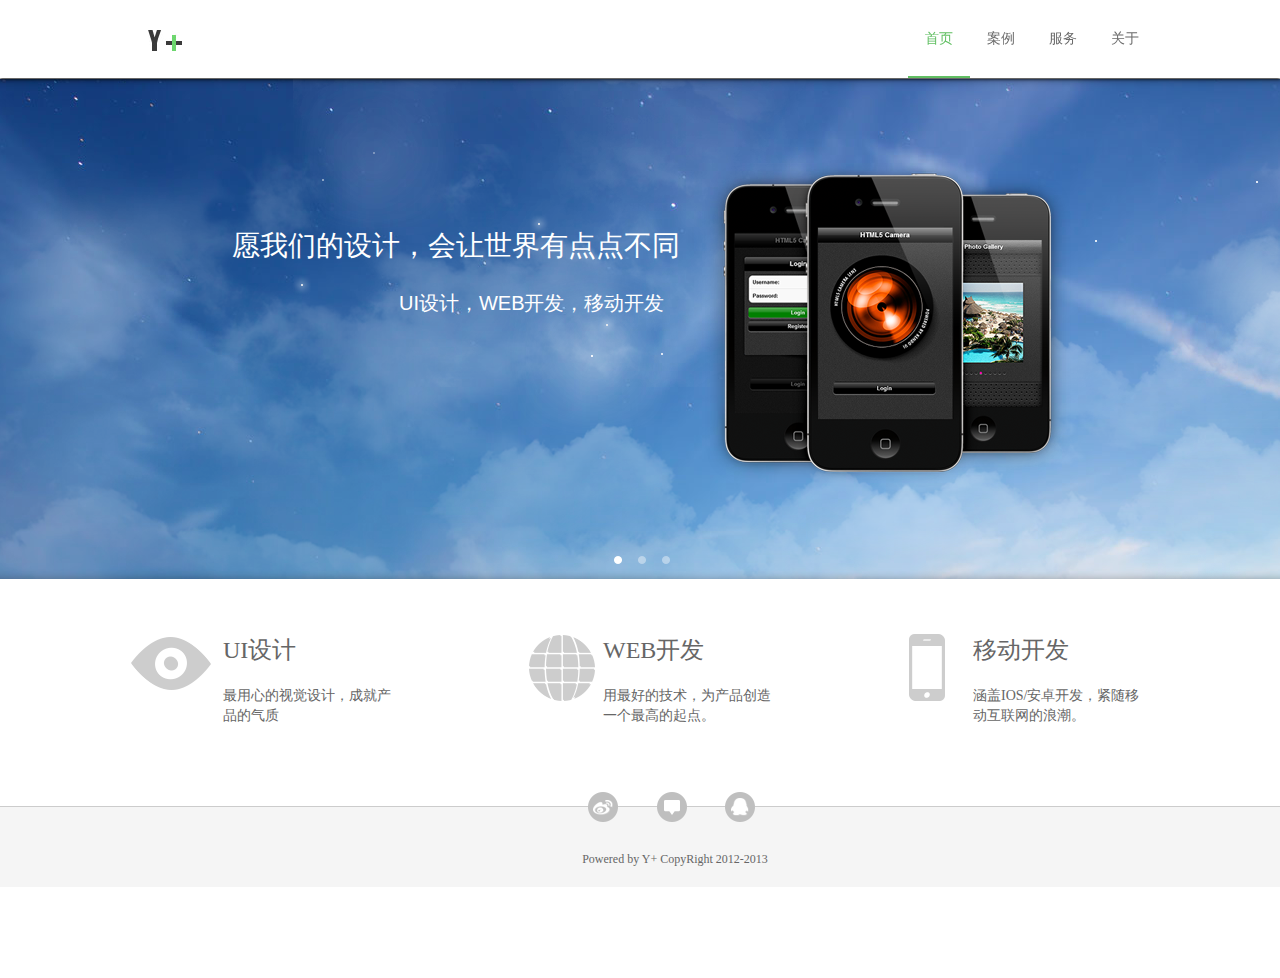
<file: index.html>
<!DOCTYPE html>
<html xmlns="http://www.w3.org/1999/xhtml">
	<head>
		<meta http-equiv="Content-Type" content="text/html; charset=utf-8" />
		<title>Y+工作室</title>
		<link href="./css/common.css?tvJ" type="text/css" rel="stylesheet">
		<link href="./css/main.css?tvJ" type="text/css" rel="stylesheet">
		<link href="css/slider.css" rel="stylesheet" type="text/css" />
		<!--[if lt IE 9]><script src="js/html5.js"></script><![endif]-->
		<script type='text/javascript' src='js/jquery-1.7.2.min.js'></script>
		<script type='text/javascript' src='js/common.js'></script>
		<script type='text/javascript' src='js/slider.js'></script>
	</head>
	<body>
		<div id="menu">
			<div class="head fix">
				<div class="left">
					<image class="logo" src="./images/logo.jpg" />
				</div>
				<div class="right fix">
					<div id="nav" class="nav">
						<ul>
							<li><a class="lava" href="#"></a></li>
							<li><a class="active"  href="index.html">首页</a></li>
							<li><a href="example.html">案例</a></li>
							<li><a href="service.html">服务</a></li>
							<li><a href="aboutus.html">关于</a></li>
						</ul>
					</div>
				</div>
			</div>
		</div>
		
			<header>
				<div class="header-content home">
					<div class="parallax-bg" id="slider-wrap">
					<div class="slider parallax-bg" id="slider"> <div class="slider-sections sandbox"> 
					<section class="first"> <img alt="Kendo UI" src="images/home-banner-1.png"/> <div class="text">
					<h2>
					愿我们的设计，会让世界有点点不同 </h2> 
					<p class="copy">UI设计，WEB开发，移动开发</p> 
					</div> 
					</section>
					
					<section> <img src="images/dataviz-home-image-q2.png" alt="Kendo UI" /> <div class="text"> <h2>企业网站管理系统</h2> <p class="copy">单页面、单页面索引、新闻、产品展示、下载、友情链接、网上商城。</p> 
					</div> </section>
					<section> <img src="images/home_banner_web-q2.png" alt="Kendo UI" /> <div class="text"> <h2>智能移动网站管理系统</h2> <p class="copy">基于jquery.Mobile、HTML5技术框架。</p> 
					</div> </section></div> </div> <a class="slider-prev" href="javascript: void(0)">?</a> <a class="slider-next" href="javascript: void(0)">?</a>
					
					</div>
				</div>
			</header>
		<div id="content">
			<div id="intro" class="fix">
				<dl class="list">
					<dt>UI设计</dt>
					<dd>最用心的视觉设计，成就产品的气质</dd>
				</dl>
				<dl class="list list_pos1">
					<dt>WEB开发</dt>
					<dd>用最好的技术，为产品创造一个最高的起点。</dd>
				</dl>
				<dl class="list list_pos2">
					<dt>移动开发</dt>
					<dd>涵盖IOS/安卓开发，紧随移动互联网的浪潮。</dd>
				</dl>
			</div>
		</div>
		<div id="footer">
			<div class="fwarp">
				<div class="fix socials">
					<a class="fotfirst">
					weibo
					</a>
					<a class="fotse">
					weibo
					</a>
					<a class="fotth">
					weibo
					</a>
				<!--
					<div>
						<dl class="flist">
							<dt>联系方式：</dt>
							<dd>邮箱：s56789678@163.com</dd>
							<dd style="text-indent:6px;">QQ：12121313123123</dd>
							<dd>电话：025-52105771</dd>
						</dl>
						<dl class="flist">
							<dt>关注我们：</dt>
							<dd>微博：allinlongway</dd>
							<dd>官网：www.yaddd.com</dd>
						</dl>
					</div>
					<div>
						<span class="inline">在线需求</span>
						<span class="consult">在线QQ咨询</span>
					</div>
					-->
				</div>
			</div>
			<h3>Powered by Y+ CopyRight 2012-2013</h3>
		</div>
	</body>
</html>
</file>
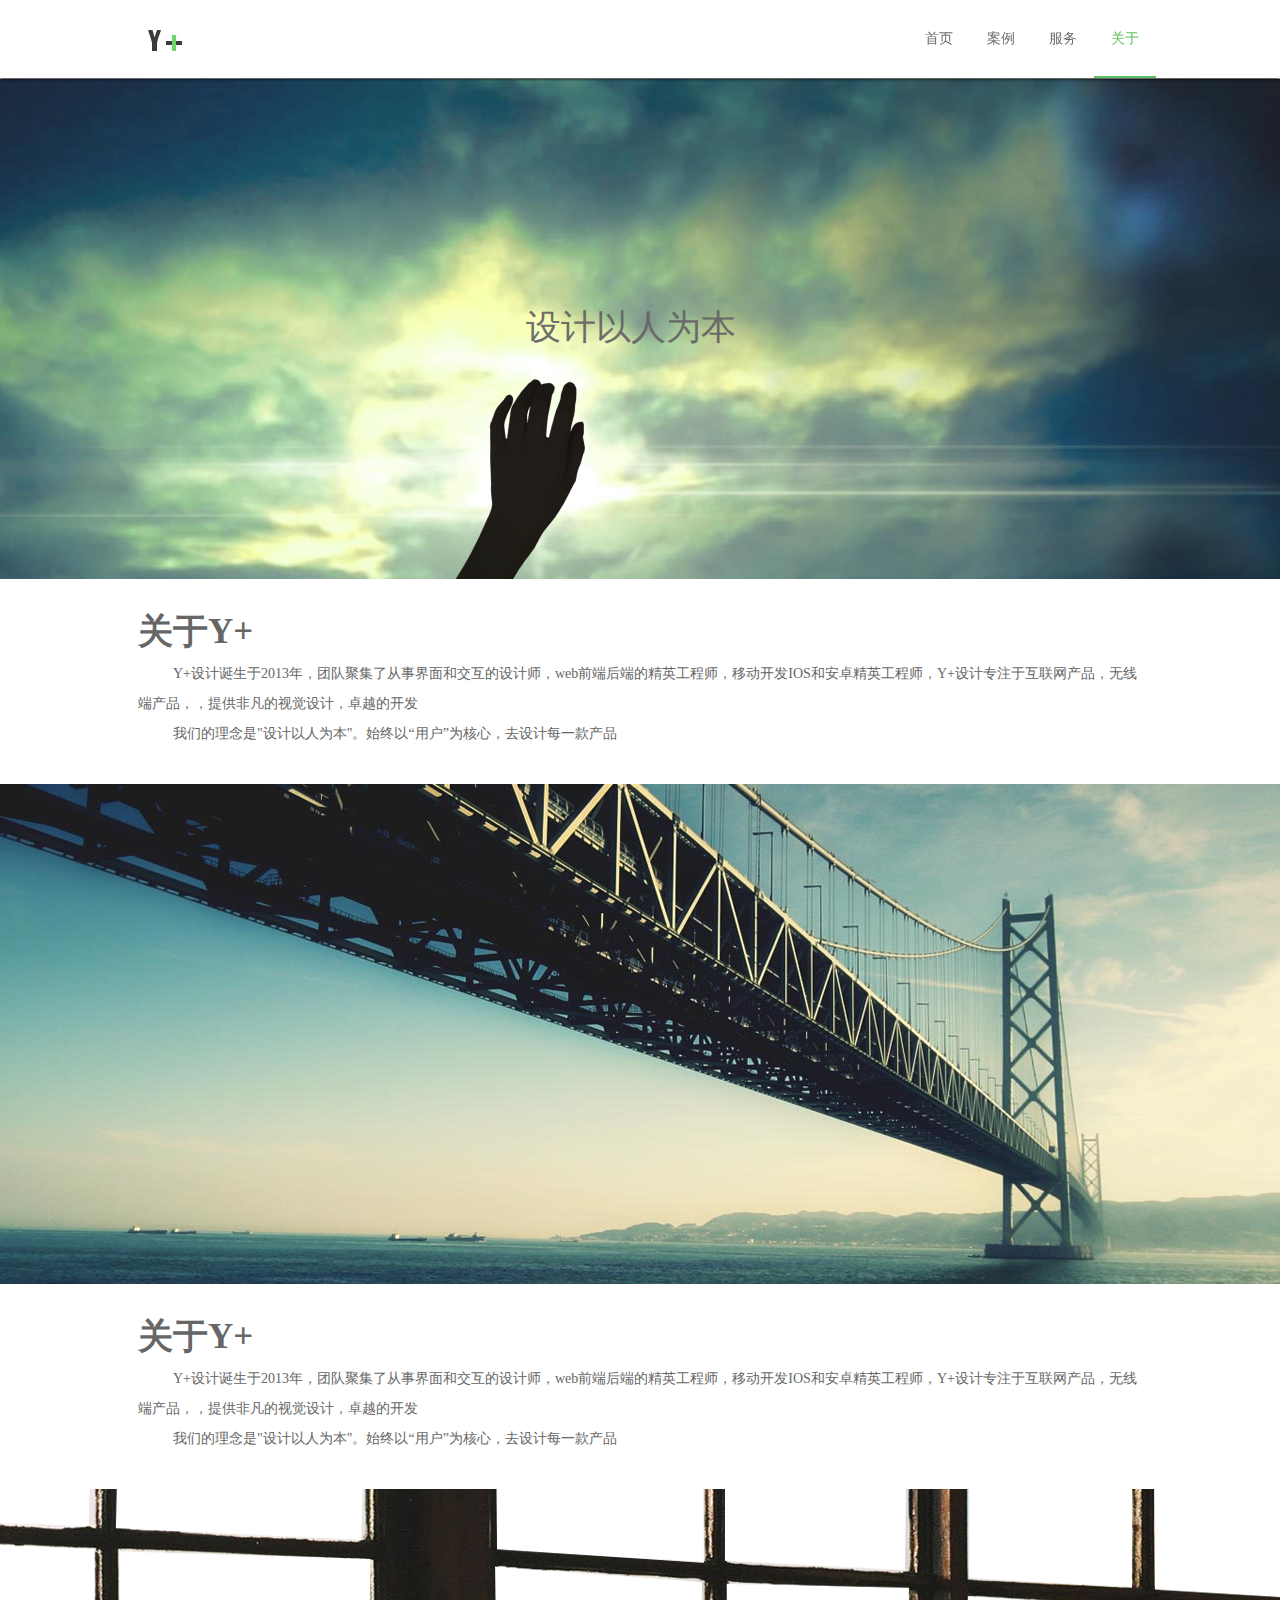
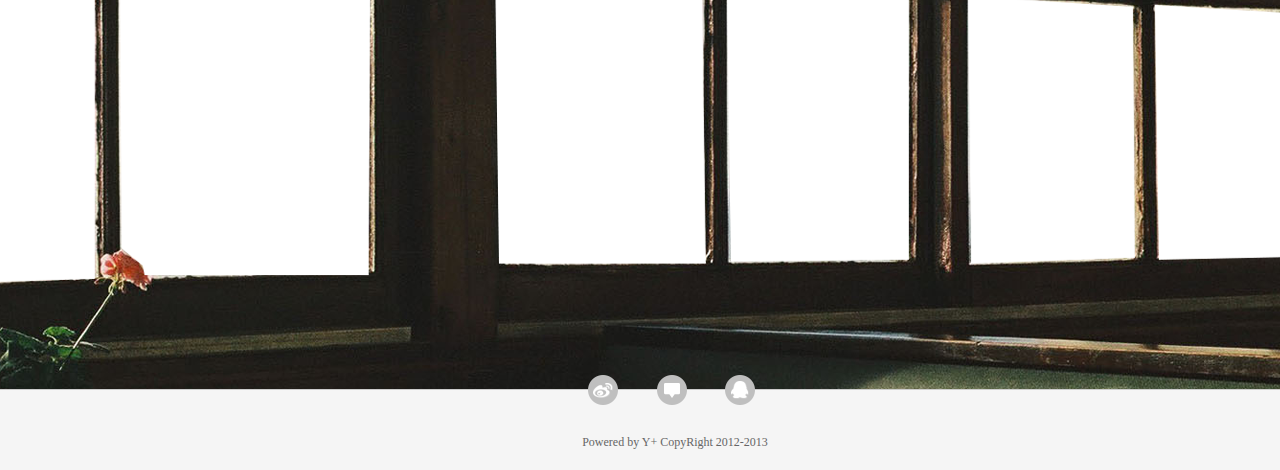
<file: aboutus.html>
<!DOCTYPE html>
<html xmlns="http://www.w3.org/1999/xhtml">
<head>
	<meta http-equiv="Content-Type" content="text/html; charset=UTF-8">
	<title> 关于 </title>
	<link href="./css/common.css?tvJ" type="text/css" rel="stylesheet">
	<link href="./css/main.css?tvJ" type="text/css" rel="stylesheet">
	<script type="text/javascript" src="js/jquery-1.7.2.min.js"></script>
	<script type='text/javascript' src='js/common.js'></script>
	<script type="text/javascript" src="js/jquery.parallax-1.1.3.js?r=ve"></script>
	<script type="text/javascript" src="js/jquery.localscroll-1.2.7-min.js"></script>
	<script type="text/javascript" src="js/jquery.scrollTo-1.4.2-min.js"></script>
	<script type="text/javascript">
		$(document).ready(function(){
			$('#f1').parallax("50%", 2);
			$('#second').parallax("50%", 0.5);
			$('#third').parallax("50%",0.5);
			var se = $('#second');
			var w = 150;
			$('.bg').stop(true,true).animate({top:'0',opacity:1},1000);
		})
</script>
	<style type="text/css">
		#f1{
			position:relative;
			background:url(images/aboutbg1.jpg) 50% 0 no-repeat fixed ;
			color: white;
			height: 500px;
			margin: 0px auto 0 auto;
			overflow:hidden;
			}
		#second,#third
		{
			background: url(images/aboutbg2.jpg) 50% 0 no-repeat fixed;
			color: white;
			height: 500px;
			margin: 0 auto;
			overflow: hidden;
			padding: 0;
			position:relative;
		}
		#third{
			background: url(images/window_bg.jpg) 50% 0 no-repeat fixed;
		}
		#third .window
		{
			background: url(images/window.png) 50% top no-repeat;
			height: 500px;
			padding: 0;
			position: relative;
		}
		#f1 .bg{
			background: url(images/trainers.png) 0% bottom no-repeat;
			height: 500px;
			padding: 0;
			position: relative;
			width: 900px;
			z-index: 200;
			top:250px;
			left:35%;
			opacity:0;
		}
		.dword
		{
			position:absolute;
			top:45%;
			left:0;
			width:100%;
			opacity:0;
			text-align:right;
			font-size:35px;
			color:#666666;
			font-weight:normal;
		}
		.sword{
			position:absolute;
			top:50%;
			left:0;
			width:100%;
			opacity:0;
			text-align:right;
			font-size:35px;
			font-weight:normal;
		}
		.blockword{
			position:absolute;
			height:145px;
			width:150px;
			background:url(images/blockword.png) 0 -5px no-repeat;
			opacity:0;
			
		}
		.yp{left:45%;}
		.shijue
		{	
			left:0px;
			top:180px;
			background:url(images/blockword.png) 3px -156px no-repeat;
		}
		.jiaohu
		{
			top:180px;
			right:0px;
			background:url(images/blockword.png) -3px -303px no-repeat;
		}
		.sheji
		{
			bottom:0px;
			left:45%;
			background:url(images/blockword.png) 0 -450px no-repeat;
		}
		#yintro{
			width:1004px;
			margin:0 auto 0 auto;
			padding:35px 0 35px 0;
			
		}
		#yintro h3{
			font-size:35px;
			line-height:35px;
			padding-bottom:10px;
		}
		#yintro p{
			line-height:30px;
			text-indent:35px;
		}
	</style>
 </head>

 <body>
	<div id="menu">
		<div class="head fix">
			<div class="left">
				<image class="logo" src="./images/logo.jpg" />
			</div>
			<div class="right fix">
				<div id="nav" class="nav">
					<ul>
						<li><a class="lava" href="#"></a></li>
						<li><a href="index.html">首页</a></li>
						<li><a href="example.html">案例</a></li>
						<li><a href="service.html">服务</a></li>
						<li><a class="active" href="aboutus.html">关于</a></li>
					</ul>
				</div>
			</div>
		</div>
	</div>
	<div style="height:79px"></div>
	<div id="f1">
		<div class="bg"></div>
		<div class="dword">设计以人为本</div>
	</div> <!--#intro-->
	<div id="yintro">
		<h3>关于Y+</h3>
		<p>Y+设计诞生于2013年，团队聚集了从事界面和交互的设计师，web前端后端的精英工程师，移动开发IOS和安卓精英工程师，Y+设计专注于互联网产品，无线端产品，，提供非凡的视觉设计，卓越的开发</p>
		<p>我们的理念是"设计以人为本"。始终以“用户”为核心，去设计每一款产品</p>
	</div>
	<div id="second">
		<div class='blockword yp'></div>
		<div class='blockword shijue'></div>
		<div class='blockword jiaohu'></div>
		<div class='blockword sheji'></div>
	</div> <!--#second-->
	<div id="yintro">
		<h3>关于Y+</h3>
		<p>Y+设计诞生于2013年，团队聚集了从事界面和交互的设计师，web前端后端的精英工程师，移动开发IOS和安卓精英工程师，Y+设计专注于互联网产品，无线端产品，，提供非凡的视觉设计，卓越的开发</p>
		<p>我们的理念是"设计以人为本"。始终以“用户”为核心，去设计每一款产品</p>
	</div>
	<div id="third">
		<div class="window"></div>
		<div class="sword">愿我们的设计，会让世界有点点不同</div>
	</div> <!--#third-->
	<div id="footer">
			<div class="fwarp">
				<div class="fix socials">
					<a class="fotfirst">
					weibo
					</a>
					<a class="fotse">
					weibo
					</a>
					<a class="fotth">
					weibo
					</a>
				<!--
					<div>
						<dl class="flist">
							<dt>联系方式：</dt>
							<dd>邮箱：s56789678@163.com</dd>
							<dd style="text-indent:6px;">QQ：12121313123123</dd>
							<dd>电话：025-52105771</dd>
						</dl>
						<dl class="flist">
							<dt>关注我们：</dt>
							<dd>微博：allinlongway</dd>
							<dd>官网：www.yaddd.com</dd>
						</dl>
					</div>
					<div>
						<span class="inline">在线需求</span>
						<span class="consult">在线QQ咨询</span>
					</div>
					-->
				</div>
			</div>
			<h3>Powered by Y+ CopyRight 2012-2013</h3>
		</div>
 </body>
</html>
</file>
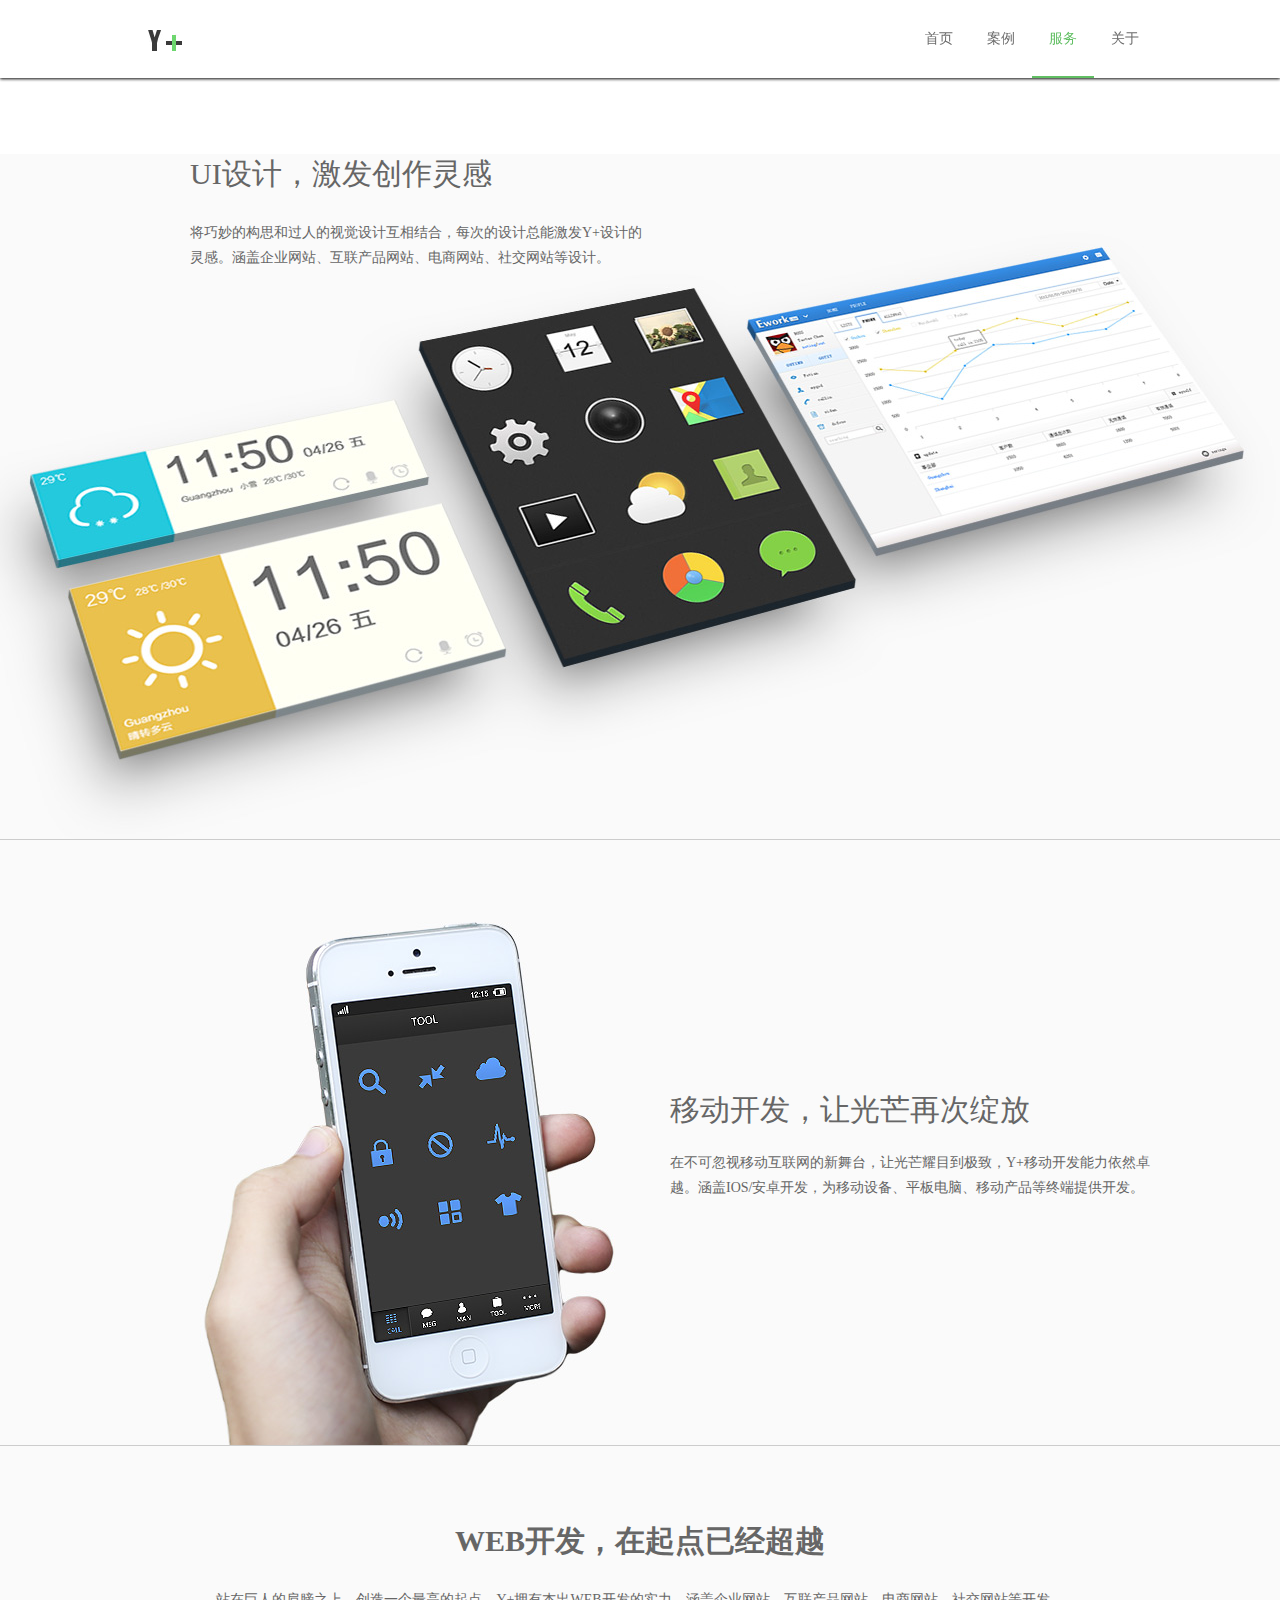
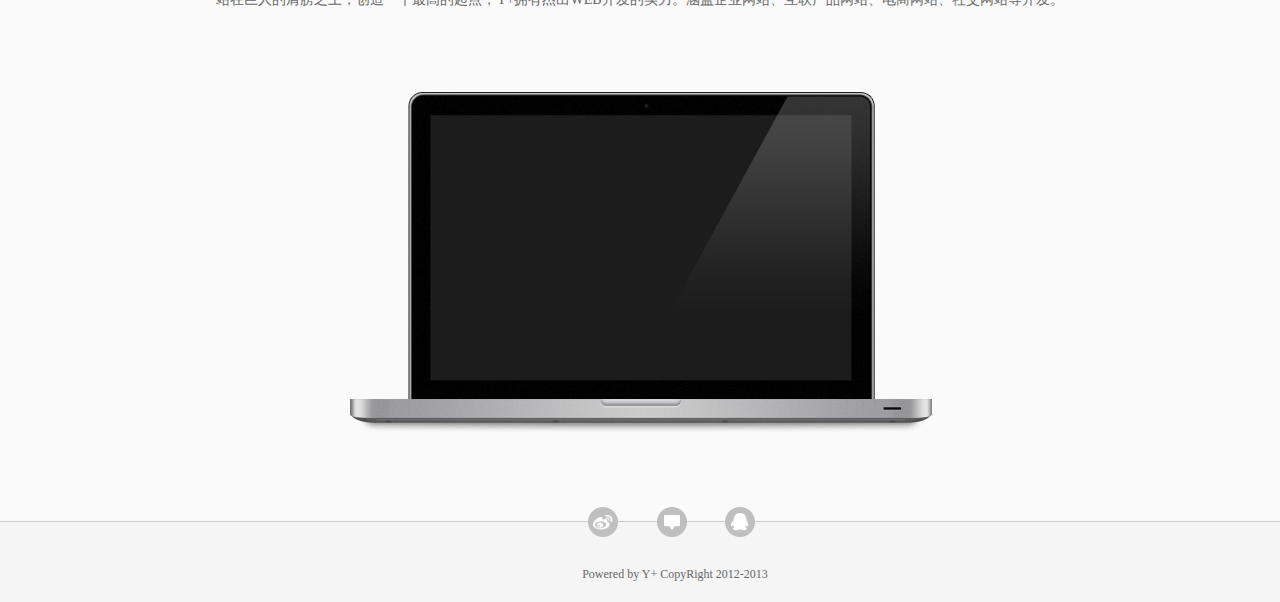
<file: contact.html>
<!DOCTYPE html>
<html xmlns="http://www.w3.org/1999/xhtml">
<head>
	<meta http-equiv="Content-Type" content="text/html; charset=UTF-8">
	<title> 服务 </title>
	<link href="./css/common.css?tvJ" type="text/css" rel="stylesheet">
	<link href="./css/main.css?tvJ" type="text/css" rel="stylesheet">
	<script type="text/javascript" src="js/jquery-1.7.2.min.js"></script>
	<script type='text/javascript' src='js/common.js'></script>
	
</head>
<body>
		<div id="menu">
			<div class="head fix">
				<div class="left">
					<image class="logo" src="./images/logo.jpg" />
				</div>
				<div class="right fix">
					<div id="nav" class="nav">
						<ul>
							<li><a class="lava" href="#"></a></li>
							<li><a href="index.html">首页</a></li>
							<li><a href="example.html"">案例</a></li>
							<li><a class="active" href="service.html">服务</a></li>
							<li><a href="aboutus.html">关于</a></li>
						</ul>
					</div>
				</div>
			</div>
		</div>
		<div style="height:79px"></div>
		<div class='se_bg'>
			<div class="se_pannel1">
				<div>
					<h3>UI设计，激发创作灵感</h3>
					<p>将巧妙的构思和过人的视觉设计互相结合，每次的设计总能激发Y+设计的灵感。涵盖企业网站、互联产品网站、电商网站、社交网站等设计。</p>
				</div>
			</div>
			<div class="se_pannel2">
				<div>
					<h3>移动开发，让光芒再次绽放</h3>
					<p>在不可忽视移动互联网的新舞台，让光芒耀目到极致，Y+移动开发能力依然卓越。涵盖IOS/安卓开发，为移动设备、平板电脑、移动产品等终端提供开发。</p>
				</div>
			</div>
			<div class="se_pannel3">
				<div>
					<h3>WEB开发，在起点已经超越</h3>
					<p>站在巨人的肩膀之上，创造一个最高的起点，Y+拥有杰出WEB开发的实力。涵盖企业网站、互联产品网站、电商网站、社交网站等开发。</p>
				</div>
			</div>
			<div class="fix"></div>
		</div>
		<div id="footer">
			<div class="fwarp">
				<div class="fix socials">
					<a class="fotfirst">
					weibo
					</a>
					<a class="fotse">
					weibo
					</a>
					<a class="fotth">
					weibo
					</a>
				</div>
			</div>
			<h3>Powered by Y+ CopyRight 2012-2013</h3>
		</div>
</body>
</html>
</file>
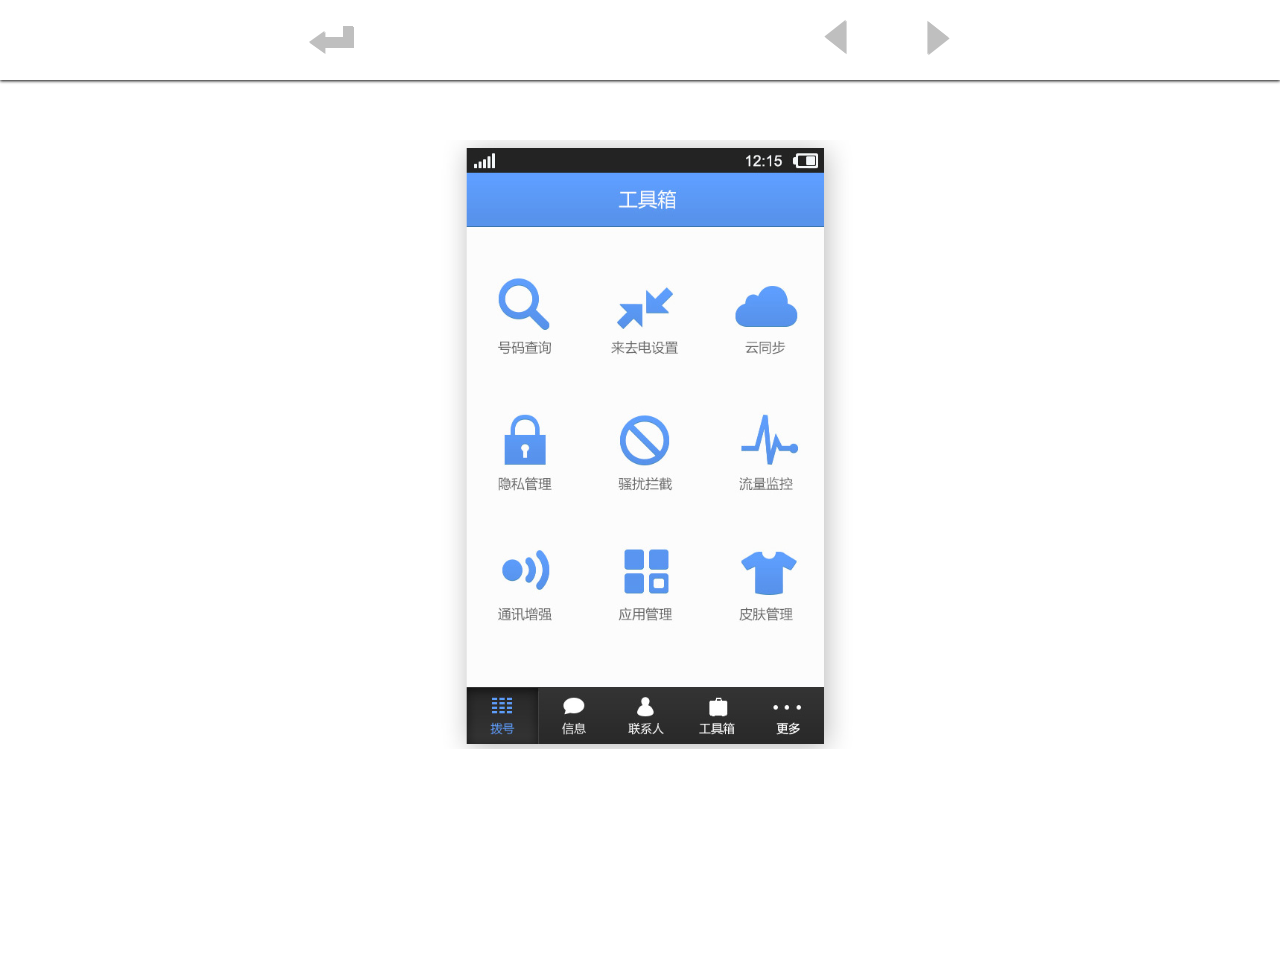
<file: detail.html>
<!DOCTYPE html>
<html xmlns="http://www.w3.org/1999/xhtml">
<head>
	<meta http-equiv="Content-Type" content="text/html; charset=UTF-8">
	<title> 详情</title>
	<link href="./css/common.css?tvJ" type="text/css" rel="stylesheet">
	<link href="./css/main.css?tvJ" type="text/css" rel="stylesheet">
	<script type="text/javascript" src="js/jquery-1.7.2.min.js"></script>
	<script type="text/javascript">
		$('document').ready(function(){
			var n = $('.ar_next');
			var p = $('.ar_pre');
			var h = $('.placeHolder img');
			n.click(function(){
				h.attr('src', 'images/ser2.jpg').hide().fadeIn(1000);
				return false;
			});
			p.click(function(){
				h.attr('src' , 'images/p1.png').hide().fadeIn(1000);
				return false;
			});
		});
	</script>
</head>
<body>
	<div class="im_nav fix">
		<div class="im_wrap">
			<div class="back">
				<span><a href="example.html">返回</a></span>
			</div>
			<div class="arrow">
				<span><a class="ar_pre" href="xx">上一张</a></span>
				<span><a class="ar_next" href="images/ser2.jpg">下一张</a></span>
			</div>
		</div>
	</div>
	<div class="placeHolder">
		<img src='images/p1.png' />
	</div>
</body>
</html>
</file>
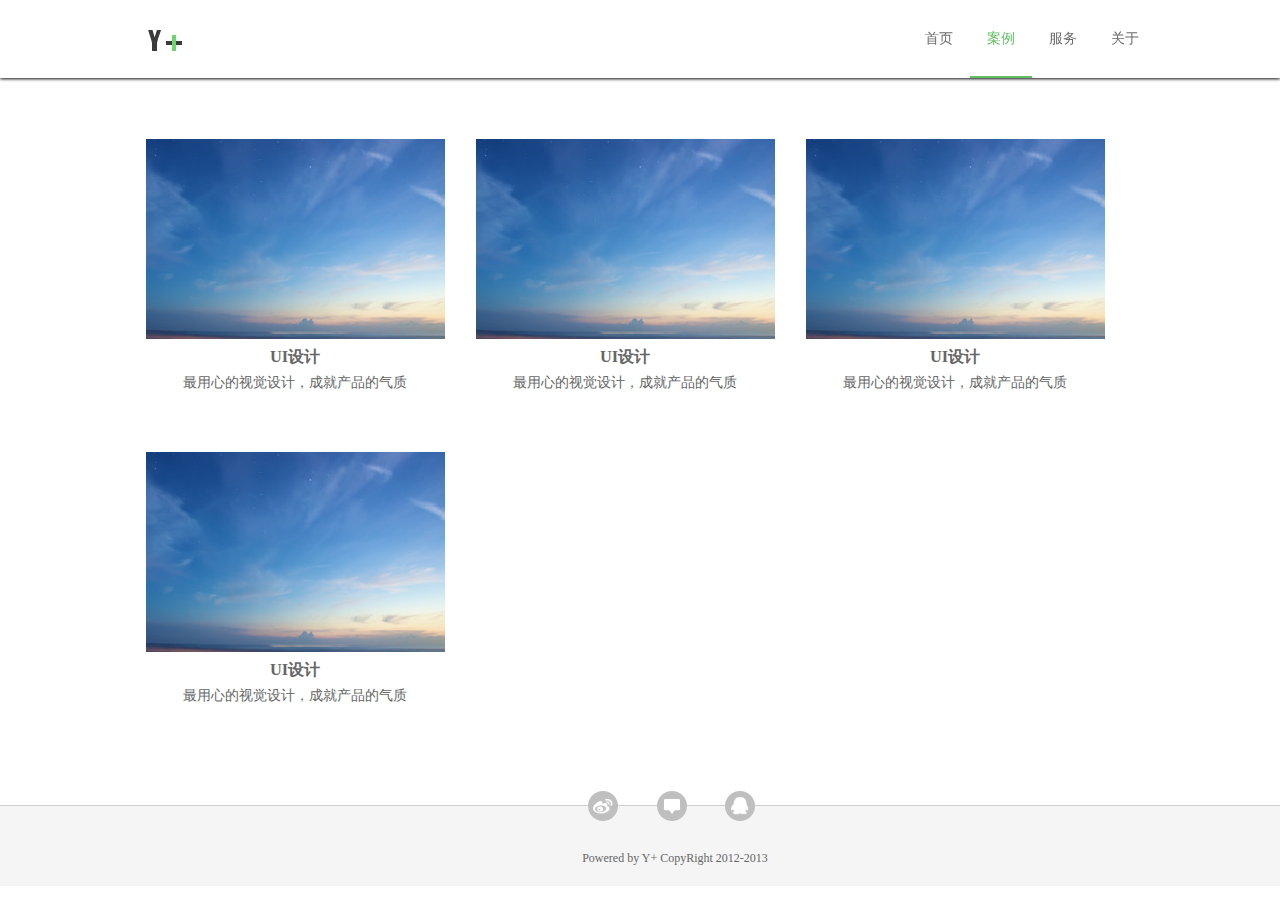
<file: example.html>
<!DOCTYPE html>
<html xmlns="http://www.w3.org/1999/xhtml">
<head>
	<meta http-equiv="Content-Type" content="text/html; charset=UTF-8">
	<title> 案列</title>
	<link href="./css/common.css?tvJ" type="text/css" rel="stylesheet">
	<link href="./css/main.css?tvJ" type="text/css" rel="stylesheet">
	<script type="text/javascript" src="js/jquery-1.7.2.min.js"></script>
	<script type='text/javascript' src='js/common.js'></script>
</head>
	<body>
	<div id="menu">
		<div class="head fix">
			<div class="left">
				<image class="logo" src="./images/logo.jpg" />
			</div>
			<div class="right fix">
				<div id="nav" class="nav">
					<ul>
						<li><a class="lava" href="#"></a></li>
						<li><a href="index.html">首页</a></li>
						<li><a class="active" href="example.html">案例</a></li>
						<li><a href="service.html">服务</a></li>
						<li><a href="aboutus.html">关于</a></li>
					</ul>
				</div>
			</div>
		</div>
	</div>
	<div style="height:79px"></div>
	<div class="content">
		<div class="ex_wrap">
			<ul>
				<li>
					<a href="#">
						<img src="images/ex.png"  />
					</a>
					<h3>UI设计</h3>
					<p>最用心的视觉设计，成就产品的气质</p>
				</li>
				<li>
					<a href="#">
						<img src="images/ex.png"  />
					</a>
					<h3>UI设计</h3>
					<p>最用心的视觉设计，成就产品的气质</p>
				</li>
				<li>
					<a href="#">
						<img src="images/ex.png"  />
					</a>
					<h3>UI设计</h3>
					<p>最用心的视觉设计，成就产品的气质</p>
				</li>
				<li>
					<a href="#">
						<img src="images/ex.png"  />
					</a>
					<h3>UI设计</h3>
					<p>最用心的视觉设计，成就产品的气质</p>
				</li>
			</ul>
			<div class="fix"></div>
		</div>
	</div>
	<div id="footer">
			<div class="fwarp">
				<div class="fix socials">
					<a class="fotfirst">
					weibo
					</a>
					<a class="fotse">
					weibo
					</a>
					<a class="fotth">
					weibo
					</a>
				<!--
					<div>
						<dl class="flist">
							<dt>联系方式：</dt>
							<dd>邮箱：s56789678@163.com</dd>
							<dd style="text-indent:6px;">QQ：12121313123123</dd>
							<dd>电话：025-52105771</dd>
						</dl>
						<dl class="flist">
							<dt>关注我们：</dt>
							<dd>微博：allinlongway</dd>
							<dd>官网：www.yaddd.com</dd>
						</dl>
					</div>
					<div>
						<span class="inline">在线需求</span>
						<span class="consult">在线QQ咨询</span>
					</div>
					-->
				</div>
			</div>
			<h3>Powered by Y+ CopyRight 2012-2013</h3>
		</div>
</body>
</file>
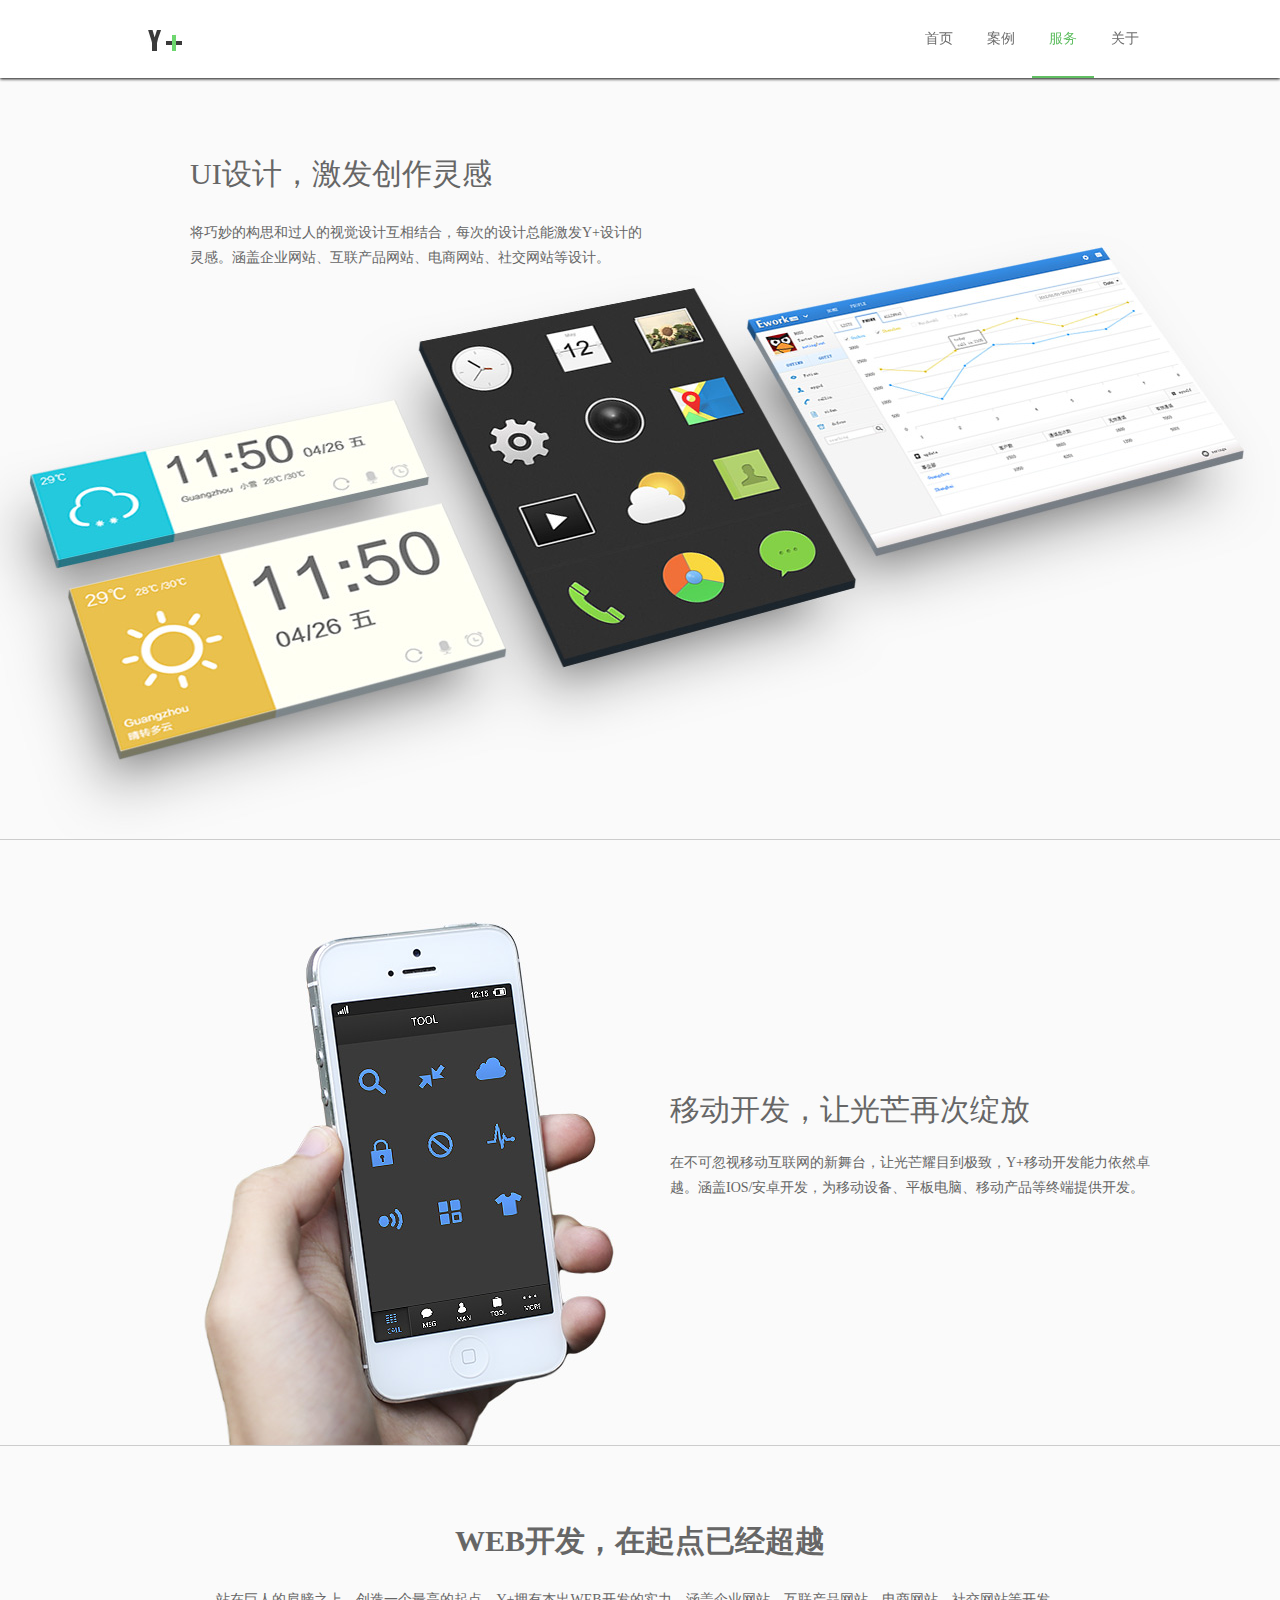
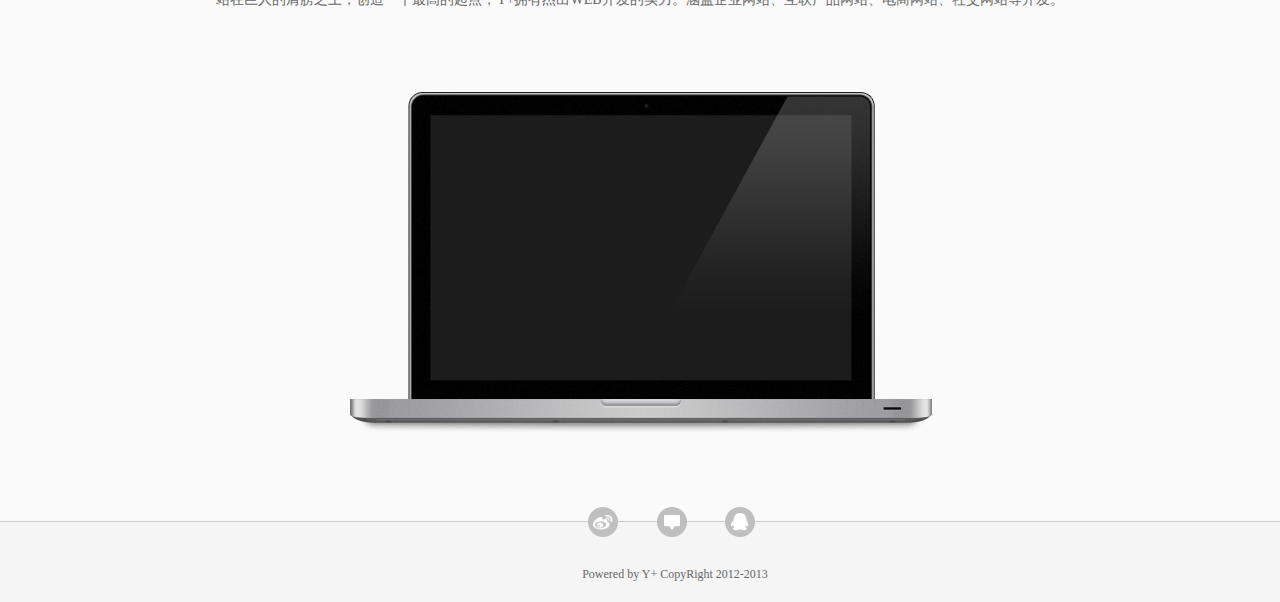
<file: service.html>
<!DOCTYPE html>
<html xmlns="http://www.w3.org/1999/xhtml">
<head>
	<meta http-equiv="Content-Type" content="text/html; charset=UTF-8">
	<title> 服务 </title>
	<link href="./css/common.css?tvJ" type="text/css" rel="stylesheet">
	<link href="./css/main.css?tvJ" type="text/css" rel="stylesheet">
	<script type="text/javascript" src="js/jquery-1.7.2.min.js"></script>
	<script type='text/javascript' src='js/common.js'></script>
	
</head>
<body style='background:#fafafa'>
		<div id="menu">
			<div class="head fix">
				<div class="left">
					<image class="logo" src="./images/logo.jpg" />
				</div>
				<div class="right fix">
					<div id="nav" class="nav">
						<ul>
							<li><a class="lava" href="#"></a></li>
							<li><a href="index.html">首页</a></li>
							<li><a href="example.html">案例</a></li>
							<li><a class="active" href="service.html">服务</a></li>
							<li><a href="aboutus.html">关于</a></li>
						</ul>
					</div>
				</div>
			</div>
		</div>
		<div style="height:79px"></div>
		<div class='se_bg'>
			<div class="se_pannel1">
				<div>
					<h3>UI设计，激发创作灵感</h3>
					<p>将巧妙的构思和过人的视觉设计互相结合，每次的设计总能激发Y+设计的灵感。涵盖企业网站、互联产品网站、电商网站、社交网站等设计。</p>
				</div>
			</div>
			<div class="se_pannel2">
				<div>
					<h3>移动开发，让光芒再次绽放</h3>
					<p>在不可忽视移动互联网的新舞台，让光芒耀目到极致，Y+移动开发能力依然卓越。涵盖IOS/安卓开发，为移动设备、平板电脑、移动产品等终端提供开发。</p>
				</div>
			</div>
			<div class="se_pannel3">
				<div>
					<h3>WEB开发，在起点已经超越</h3>
					<p>站在巨人的肩膀之上，创造一个最高的起点，Y+拥有杰出WEB开发的实力。涵盖企业网站、互联产品网站、电商网站、社交网站等开发。</p>
				</div>
			</div>
			<div class="fix"></div>
		</div>
		<div id="footer">
			<div class="fwarp">
				<div class="fix socials">
					<a class="fotfirst">
					weibo
					</a>
					<a class="fotse">
					weibo
					</a>
					<a class="fotth">
					weibo
					</a>
				</div>
			</div>
			<h3>Powered by Y+ CopyRight 2012-2013</h3>
		</div>
</body>
</html>
</file>
<file: css/common.css>
*{
	margin:0;
	padding:0;
}
body{color:#666666;font-size:14px; font-family:"Microsoft YaHei",微软雅黑,"MicrosoftJhengHei",华文细黑,STHeiti,MingLiu}
a {text-decoration:none;color:#666666}
</file>
<file: css/main.css>
#menu{
	box-shadow: 0 1px 3px 0 #000000;
    left: 0;
    position: fixed;
    top: 0;
    width: 100%;
    z-index: 9999;
	background:#fff;
	opacity:0.96;
}
.head{
	width:1024px;
	margin:0 auto;
}
.head .logo
{
	position:relative;
	left:20px;
	top:30px;
}

.left
{
	float:left;
	height:78px;
	width:700px;
}
 .right {
    margin-left: 780px;
    min-width:  340px;
}

#nav{
	float:left;
	font-size: 14px;
    height: 78px;
    line-height: 78px;
	position:relative;
}
#nav li {
    float: left;
	margin-right:0px;
	list-style:none
}
#nav li > a {
    display: block;
    height: 78px;
    padding: 0 17px;
	position:relative;
}
#nav li > a.active {
    /*background: url("../images/navbottom.jpg") repeat-x bottom center;*/
    color: #5bbd5d;
}
#nav li .lava{
	display:block;
	position:absolute;
	left:0px;
	height:2px;
	background:#5bbd5d;
	bottom:0px;
	width:0px;
	padding:0;
}
 .fix:after {
	clear: both;
    content: "";
    display: block;
    height: 0;
    overflow: hidden;
    visibility: hidden;
}
#intro{
	padding: 40px 0 40px 0px;
	margin-top:15px;
}
.list{
	display: inline;
    float: left;
    margin: 0 0px 0 0px;
    width: 285px;
	padding: 0 0 0 95px;
	background:url("../images/icon.png") no-repeat -110px -15px;
	
}
.list,.list_pos1,.list_pos2
{
	cursor:pointer;
	/*transition:all 0.5s ;*/
}
.list:hover{
	background:url("../images/icon_h.png") no-repeat -110px -15px;
	color:#5bbd5d;
}
.list_pos1:hover{
	background:url("../images/icon_h.png") no-repeat -100px -128px;
}
.list_pos2:hover{
	background:url("../images/icon_h.png") no-repeat -105px -268px;
}
.list dt {
    padding:0 0 0 0px;
	font-size:24px;
}

.list dd {
    line-height: 20px;
	padding: 0px 0 0 0;
	margin-top:20px;
	width:180px;
}
.list_pos1{
	background:url("../images/icon.png") no-repeat -100px -128px;
	width:275px;
}
.list_pos1 dd{
	
}
.list_pos2{
	width:100px;
	background:url("../images/icon.png") no-repeat -105px -268px;
}
.list_pos2 dd{
	
}
#content{
	margin:0 auto 40px auto;
	width:1024px;
}
#footer{
	width:100%;
	background:#f5f5f5;
	border-top:1px solid #ccc;
}
#footer > h3{
	font-size:12px;
	font-weight:normal;
	text-align:center;
	padding-bottom:20px;
	text-indent:70px;
}
.fwarp{
	width:1004px;
	margin:0 auto;
	background:#f5f5f5;
	padding:0px 0px 10px 0px;
	position:relative;
}
.socials{
	text-align:center;
	position:relative;
	top:-20px;
	margin-left:30px;
}
.socials a{
	display:inline-block;
	height:35px;
	width:35px;
	background:url(../images/footer.png) no-repeat -7px -4px;
	text-indent:-99999px;
	margin-left:30px;
}
.socials a.fotse{
	background-position:-7px -55px;
}
.socials a.fotth
{
	background-position:-7px -110px;
}
.socials a:hover
{
	background-position:-54px -4px;
}
.socials a.fotse:hover{
	background-position:-54px -55px;
}
.socials a.fotth:hover
{
	background-position:-54px -110px;
}
#footer .flist{
	display: inline;
    float: left;
    margin: 0 20px 0 0;
    width: 270px;
	padding: 0 0 0 0;
	color:#333333;
	
	
}
#footer  .flist dt {
    line-height: 20px;
    padding: 0 0 5px;
	font-size:12px;
}
 #footer .flist dd {
    line-height: 20px;
	font-size:12px;
}
.inline,.consult{
	display:inline-block;
	height:84px;
	width:180px;
	line-height:84px;
	text-indent:90px;
	background:#ededed url(../images/icon.png) no-repeat -110px -400px;
}
.se_bg{background:#fafafa}
.se_list{height:183px;padding: 70px 0 70px 0;margin:0 auto;width:1004px;}
.line{border-top:1px solid #e6e6e6;}
.se_word{margin-left:230px;}
.se_list img{
	float:left;
}
.se_list h3{
	font-size:24px;
	font-weight:bold;
	padding: 40px 0 0 0;
}

.se_list p{
	line-height:30px;
}
.se_r img{
	float:right;
}
.se_r .se_word{
	margin-left:0px;
}
.se_pannel1{
	height:685px;
	background:url('../images/ser1.jpg') no-repeat center bottom;
	border-bottom:1px solid #ccc;
	
}
.se_pannel2{
	border-bottom:1px solid #ccc;
	margin-top:50px;
}
.se_pannel1 div,.se_pannel2 div{
	margin:0 auto;
	width:960px;
}
.se_pannel1 h3,.se_pannel2 h3{
	font-size:30px;
	margin: 75px 0 25px 0;
	padding-left:30px;
	font-weight:normal;
}
.se_pannel1 p,.se_pannel2 p{
	font-size:14px;
	line-height:25px;
	width:460px;
	padding-left:30px;
}
.se_pannel2 h3{
	position:absolute;
	margin:0;
	left:50%;
	top:200px;
}
.se_pannel2 p{
	width:500px;
	position:absolute;
	margin:0;
	left:50%;
	top:260px;
}

.se_pannel2 div{
	height:555px;
	width:960px;
	background:url('../images/ser2.jpg') no-repeat left bottom;
	position:relative;
}
.se_pannel3 div{
	width:960px;
	margin:0 auto;
	height:520px;
	background:url('../images/ser3.jpg') no-repeat center bottom;
	margin-bottom:80px;
}
.se_pannel3  h3{
	font-size:30px;
	margin: 75px 0 25px 0;
	text-align:center;
}
.se_pannel3 p{
	font-size:14px;
	line-height:25px;
	text-align:center;
}
.consult{
	margin: 0 0 0 20px;
	background:#ededed url(../images/icon.png) no-repeat -110px -520px;
}
.inline:hover{
	background:#ededed url(../images/icon_h.png) no-repeat -109px -400px;
}
.consult:hover{
	background:#ededed url(../images/icon_h.png) no-repeat -109px -520px;
}
.ex_wrap{
	margin:0 auto 100px auto;
	width:1020px;
}
.ex_wrap li{
	float:left;
	list-style-type:none;
	margin:60px 15px 0 15px;
	padding:0;
}
.ex_wrap li a{
	height:200px;
	width:300px;
	overflow:hidden;
	display: block;
	
}
.ex_wrap img{
	transition: all 0.2s ease 0s;
}
.ex_wrap a:hover img{
	transform: scale(1.5);
}
.ex_wrap h3{
	text-align:center;
	height:35px;
	line-height:35px;
}
.ex_wrap p{
	text-align:center;
}
.im_nav
{
	box-shadow: 0 1px 3px 0 #000000;
	left: 0;
	top: 0;
	width: 100%;
	z-index: 9999;
	background:#fff;
	opacity:0.96;
}
.im_wrap
{
	width:710px;
	margin:0 auto;
}
.im_nav a
{
	display:inline-block;
	text-indent:-9999px;
	height:80px;
	width:100px;
	background:url(../images/xqicon.png) no-repeat center top;
}
.im_nav a:hover
{
	background-position:center -313px;
}
.back
{
float:left;
}
.arrow
{
	float:right;
}
.im_nav 	a.ar_pre
{
	background:url(../images/xqicon.png) no-repeat center -100px;
	
}
.im_nav 	a.ar_pre:hover{
	background-position: center -413px;
}
.im_nav a.ar_next
{
	background-position: center -205px;
}
.im_nav a.ar_next:hover{
	background-position: center -519px;
}
.placeHolder{
	margin: 60px 0px 200px 0;
	text-align:center;
	width:100%;
}
</file>
<file: css/slider.css>
/********************
---| GLOBAL TAGS | ***/
* {
	margin: 0;
	padding: 0;
	outline: none;
}

html {
	height: 100%; 
}
body {
	/*font: 13px/18px 'lucida sans regular','lucida sans',arial,helvetica,sans-serif;*/
	/*font: 13px/21px 'Lucida Sans Unicode', 'Lucida Grande', Arial, Helvetica, sans-serif;*/
	font-family:"Microsoft YaHei",微软雅黑,"MicrosoftJhengHei",华文细黑,STHeiti,MingLiu
	color: #444; 
	min-width: 940px;
	height: 100%;
	background:#fff;
}
img {
	border: none;
}

/*******************
---| Header | ***/
header {
	width: 100%;
	margin: 78px auto 0 auto;
	position: relative;
	color: #ffffff;
	/* background: url(images/layout/bg-header.png) repeat-x 0 0; */
	background:#efefef;
	overflow: hidden;
}

header .centered-content
{
    position: relative;
    z-index: 2;
}

header a {
	color: #2e2e2e;
}
header .header-content a {
	color: #fff;
	text-decoration: underline;
}

/* Header text */

.header-content 
{
    background: url(../images/header-background.jpg?v=1) no-repeat 50% -4px #fff;
	margin: 0;
	padding: 0;
	float: left;
	width: 100%;
	line-height: 22px;
	position: relative;
    z-index: 1;
	border-top:1px solid #fff;
	-webkit-box-shadow: inset 0px 10px 8px -10px rgba(0,0,0,0.5), inset 0px -10px 8px -10px rgba(0,0,0,0.4);
	-moz-box-shadow: inset 0px 10px 8px -10px rgba(0,0,0,0.5), inset 0px -10px 8px -10px rgba(0,0,0,0.4);
	box-shadow: inset 0px 10px 8px -10px rgba(0,0,0,0.5), inset 0px -10px 8px -10px rgba(0,0,0,0.4);
}
.header-content.home {
	height: 500px;
}

.home .header-content { background: #d54515 url(../images/slider-gradient-bg.png) repeat-y 50% 0; }

/*.header-content-wrap {width: 940px; margin: 0 auto;}*/
.header-content img {float:right;margin: 0 0 0 15px;padding-top:30px;}
.header-content .text {width:470px;  *width:450px; padding-top:100px;}
.header-content .copy {font-size: 20px; line-height: 21px; padding-right: 15px;}
.header-content .button {width: 100% !important;}
.header-content .button a {padding-top: 7px; padding-bottom: 7px; font-size: 14px; display: inline-block;}

/*#slider .text {width: 417px;}*/

/*fix the button position for the slide*/
.header-content .button {float: none;}
.header-content .dimmed {background: #b05b1b; background: rgba(0, 0, 0, 0.4);
    -webkit-transition: none;  /* Saf3.2+, Chrome */
    -moz-transition: none;  /* FF4+ */
    -ms-transition: none;  /* IE10? */
    -o-transition: none;  /* Opera 10.5+ */
    transition: none;

}

.header-content .align-bottom {position: absolute; bottom: 0px;}

/* => Slider <= */
#slider-wrap
{
    background: url(../images/header-background1.png?v=1) repeat-x 0% 0;
    height:500px; 
}

#slider 
{
    background: url(../images/header-background2.png?v=1) repeat-x 0% 0;
    height:450px;
    padding-top: 50px;
}

/* => SLIDE PREV AND NEXT ARROWS <= */
.slider-prev,
.slider-next 
{
    text-indent:-9999px;
    width:38px;
    height:38px;
    background:url("../images/sprite.png") -263px -122px no-repeat;
    position:absolute;
    top:50%;
    margin-top:-19px;
    z-index:999;
    opacity:.5;
    -webkit-transition: all 0.3s ease-out;  /* Saf3.2+, Chrome */
    -moz-transition: all 0.3s ease-out;  /* FF4+ */
    -ms-transition: all 0.3s ease-out;  /* IE10? */
    -o-transition: all 0.3s ease-out;  /* Opera 10.5+ */
    transition: all 0.3s ease-out;
		
		display: none
    }
.slider-prev{ left:12px; }
.slider-next 
{
    right:12px;
    background-position:-302px -122px;
}  
      
.slider-prev:hover,
.slider-next:hover
{
    opacity:1;
}


/* => SLIDER NAV o o o <= */    
.slider-nav 
{
    position:absolute;
    bottom:5px;
    left:50%;
    list-style:none;
    overflow:hidden;
    padding:2px;
    z-index:10;
		margin: 0;
}

.slider-nav li
{
    float:left;
    
}

.slider-nav li a
{
   display:block;
   width:8px;
   height:8px;
   overflow:hidden;
   padding:0px;
   margin:8px;
   background:url("../images/sprite.png") no-repeat -234px -144px;
   text-decoration:none;
   text-indent:-999px;
}

.slider-nav li a:hover,
.slider-nav li a.selected
{
    background-position:-225px -144px;
}

/* => HOLY SLIDES <= */

.slider section {display: none;}
.slider section.first {display: block;}

.slider-sections, .slider-sections section {width: 861px; height: 335px;}

.slider-sections {margin: 0 auto; position: relative;}
.slider-sections section {position: absolute; top: 0; left: 0px; }

.header-content h2 
{
	font:500 28px/1.2 "microsoft yahei", Tahoma, arial, sans-serif;
	color: #fff;
	margin: 0 0 30px;
	text-align:right;
}
.header-content p 
{
	font:500 18px/1.2 "microsoft yahei", Tahoma, arial, sans-serif;
    margin: 0 0 40px;
	text-align:right;
}

.header-content .centered-content
{
	padding-top: 30px;
	padding-bottom: 10px;
}

.button {
	float: left;
	width: auto !important;
	list-style: none;
}
	.button a,
	.button button,
	.button input { /* Standard black button */
	  font-size: 15px;
	  /*font-family: 'lucida sans',arial,helvetica,sans-serif;*/
	  line-height: 18px;
		color: #fff !important;
		
	  text-decoration: none;
	    
	  padding: 5px 14px 6px 13px;
		display: block;
		width: auto;
		position: relative;
		z-index: 2;
   
	    border: none;
        -moz-border-radius: 3px;
		border-radius: 3px;
		cursor: pointer;
	
		background: #313131; /* Old browsers */
		background: -moz-linear-gradient(top, #313131 0%, #222222 100%); /* FF3.6+ */
		background: -webkit-linear-gradient(top, #313131 0%,#222222 100%); /* Chrome10+,Safari5.1+ */
		background: -o-linear-gradient(top, #313131 0%,#222222 100%); /* Opera11.10+ */
		background: -ms-linear-gradient(top, #313131 0%,#222222 100%); /* IE10+ */
		background: linear-gradient(top, #313131 0%,#222222 100%); /* W3C */

		-webkit-transition: all 0.3s ease;
		-moz-transition: all 0.3s ease;
		-o-transition: all 0.3s ease;
		transition: all  0.3s ease;
	}
	
	
	.button a:hover,
	.button input:hover,
	.button button:hover,
	.button a:focus,
	.button input:focus,
	.button button:focus
	{
	  background: #464646; /* Old browsers */
		background: -moz-linear-gradient(top, #464646 0%, #393939 100%); /* FF3.6+ */
		background: -webkit-linear-gradient(top, #464646 0%,#393939 100%); /* Chrome10+,Safari5.1+ */
		background: -o-linear-gradient(top, #464646 0%,#393939 100%); /* Opera11.10+ */
		background: -ms-linear-gradient(top, #464646 0%,#393939 100%); /* IE10+ */
		background: linear-gradient(top, #464646 0%,#393939 100%); /* W3C */
    }
    
	header .header-content .button a,
	#content .button a:hover
	{
	    text-decoration: none;
    }

.header-content .beta-ribbons {
    position: absolute; 
    height: 180px;
    width: 85px;
    text-indent: -200px;
    overflow: hidden;
    background: url(../images/kendo-ribbons.png) no-repeat 0 0;
}

.header-content .beta-ribbons.ribbon-1 {
    background-position: -170px 0;
    top: -3px;
    right: -145px;
}

.header-content p.copy .beta-ribbons.ribbon-1 {
    top: -135px;
    left: 900px;
}

.header-content .beta-ribbons.ribbon-4 {
    background-position: -255px 0;
    left: -62px;
    top: -30px;
    z-index: 10;
		text-indent: -2000px;
}
</file>
